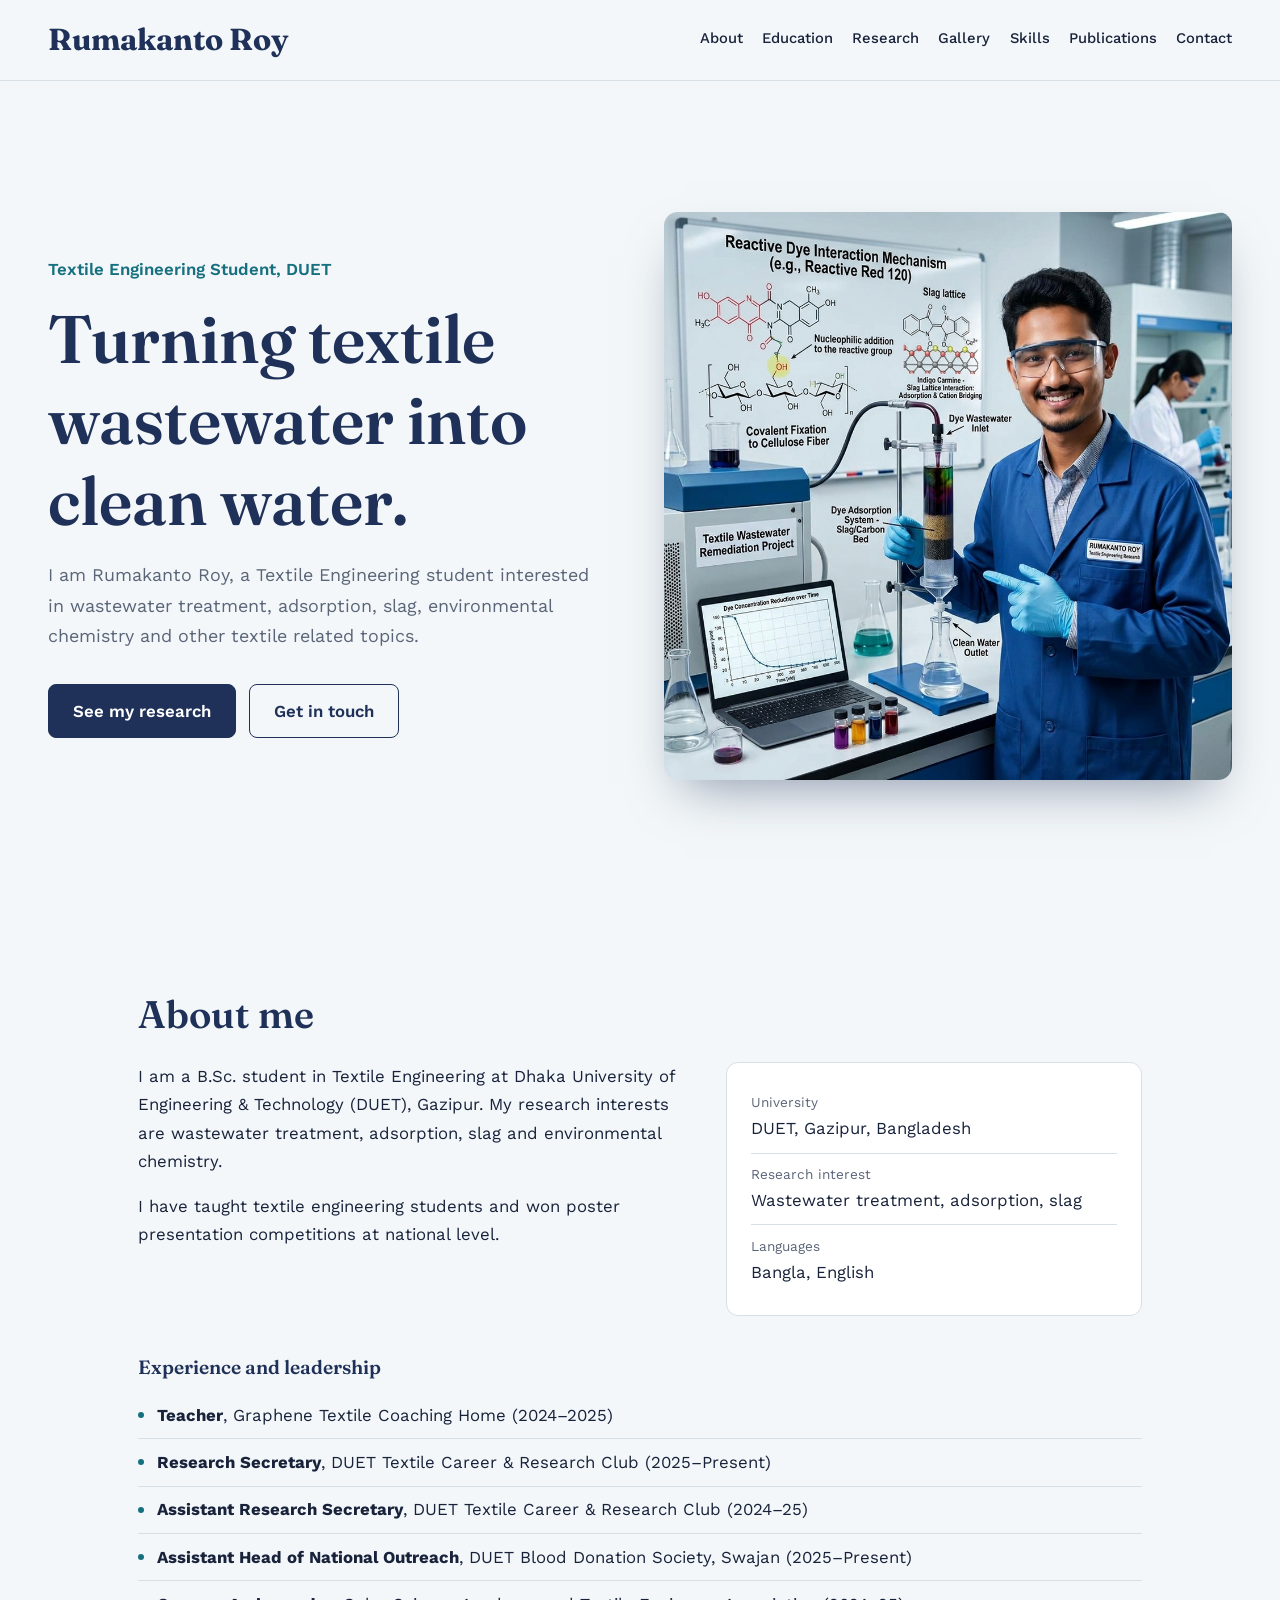
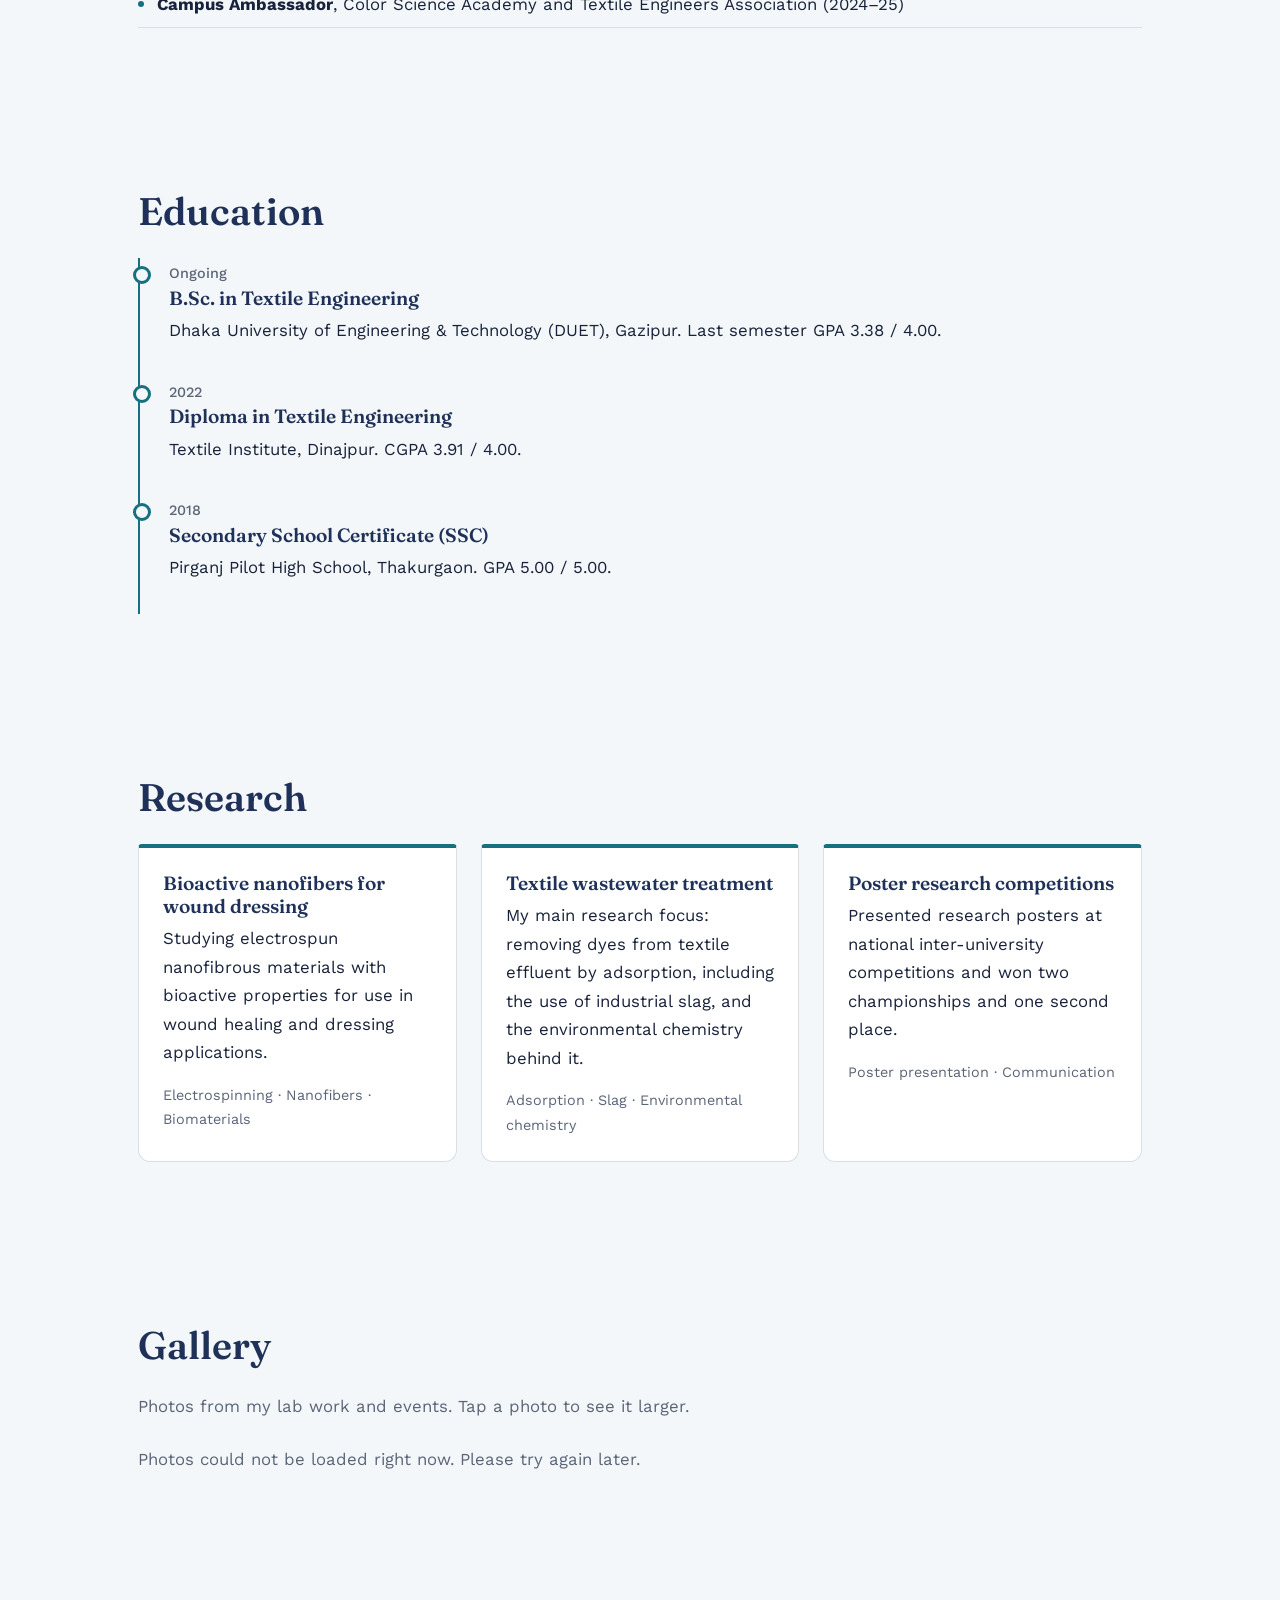
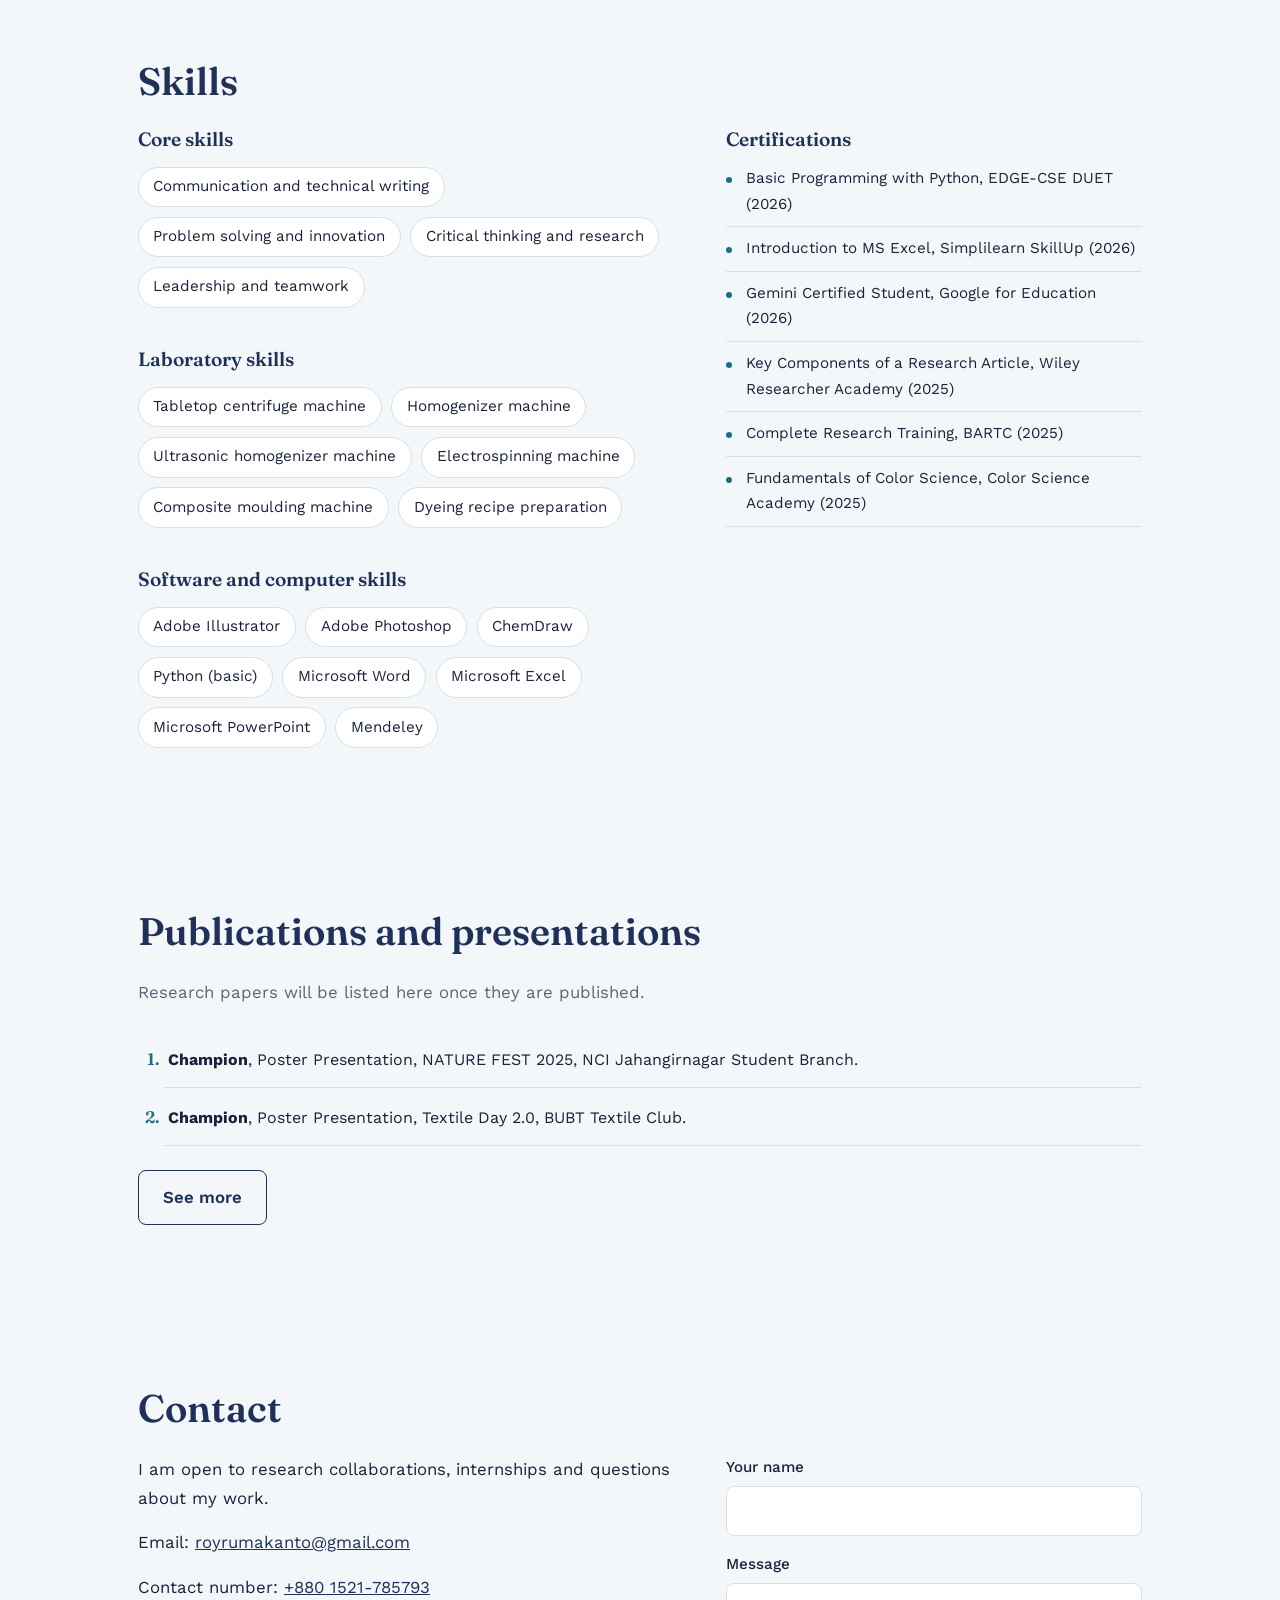
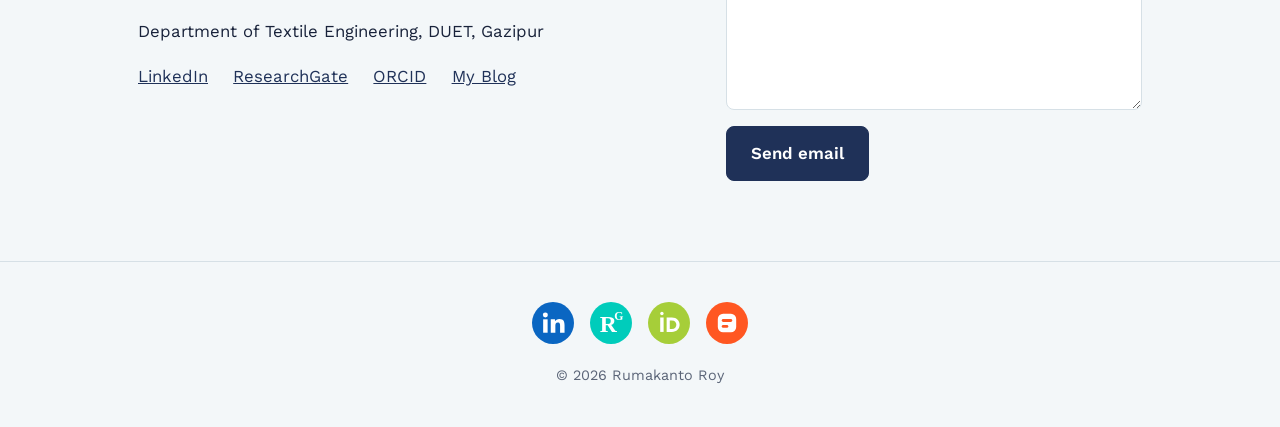
<file: index.html>
<!DOCTYPE html>
<html lang="en">
<head>
  <meta charset="UTF-8">
  <meta name="viewport" content="width=device-width, initial-scale=1">
  <title>Rumakanto Roy | Textile Engineering Student</title>
  <meta name="description" content="Portfolio of Rumakanto Roy, Textile Engineering student at DUET. Wastewater treatment, adsorption, slag and environmental chemistry.">
  <link rel="preconnect" href="https://fonts.googleapis.com">
  <link rel="preconnect" href="https://fonts.gstatic.com" crossorigin>
  <link href="https://fonts.googleapis.com/css2?family=Fraunces:opsz,wght@9..144,400;9..144,600&family=Work+Sans:wght@400;500;600&display=swap" rel="stylesheet">
  <link rel="stylesheet" href="style.css">
</head>
<body>
  <header class="nav">
    <a href="#home" class="logo">Rumakanto Roy</a>
    <button class="menu-btn" id="menuBtn" aria-label="Open menu" aria-expanded="false">Menu</button>
    <nav id="menu">
      <a href="#about">About</a>
      <a href="#education">Education</a>
      <a href="#projects">Research</a>
      <a href="#gallery">Gallery</a>
      <a href="#skills">Skills</a>
      <a href="#publications">Publications</a>
      <a href="#contact">Contact</a>
    </nav>
  </header>

  <main>
    <!-- HOME -->
    <section id="home" class="hero">
      <div class="hero-text">
        <p class="kicker">Textile Engineering Student, DUET</p>
        <h1>Turning textile wastewater into clean water.</h1>
        <p class="lead">I am Rumakanto Roy, a Textile Engineering student interested in wastewater treatment, adsorption, slag, environmental chemistry and other textile related topics.</p>
        <div class="actions">
          <a class="btn primary" href="#projects">See my research</a>
          <a class="btn" href="#contact">Get in touch</a>
        </div>
      </div>
      <!-- A normal image: the full picture always shows, on laptop and phone -->
      <img class="hero-img" src="photo.jpg" alt="Rumakanto Roy in the lab">
    </section>

    <!-- ABOUT -->
    <section id="about" class="section reveal">
      <h2>About me</h2>
      <div class="two-col">
        <div>
          <p>I am a B.Sc. student in Textile Engineering at Dhaka University of Engineering &amp; Technology (DUET), Gazipur. My research interests are wastewater treatment, adsorption, slag and environmental chemistry.</p>
          <p>I have taught textile engineering students and won poster presentation competitions at national level.</p>
        </div>
        <ul class="facts">
          <li><span>University</span> DUET, Gazipur, Bangladesh</li>
          <li><span>Research interest</span> Wastewater treatment, adsorption, slag</li>
          <li><span>Languages</span> Bangla, English</li>
        </ul>
      </div>
      <h3 class="sub">Experience and leadership</h3>
      <ul class="list">
        <li><b>Teacher</b>, Graphene Textile Coaching Home (2024–2025)</li>
        <li><b>Research Secretary</b>, DUET Textile Career &amp; Research Club (2025–Present)</li>
        <li><b>Assistant Research Secretary</b>, DUET Textile Career &amp; Research Club (2024–25)</li>
        <li><b>Assistant Head of National Outreach</b>, DUET Blood Donation Society, Swajan (2025–Present)</li>
        <li><b>Campus Ambassador</b>, Color Science Academy and Textile Engineers Association (2024–25)</li>
      </ul>
    </section>

    <!-- EDUCATION -->
    <section id="education" class="section reveal">
      <h2>Education</h2>
      <ol class="timeline">
        <li><time>Ongoing</time><h3>B.Sc. in Textile Engineering</h3><p>Dhaka University of Engineering &amp; Technology (DUET), Gazipur. Last semester GPA 3.38 / 4.00.</p></li>
        <li><time>2022</time><h3>Diploma in Textile Engineering</h3><p>Textile Institute, Dinajpur. CGPA 3.91 / 4.00.</p></li>
        <li><time>2018</time><h3>Secondary School Certificate (SSC)</h3><p>Pirganj Pilot High School, Thakurgaon. GPA 5.00 / 5.00.</p></li>
      </ol>
    </section>

    <!-- RESEARCH -->
    <section id="projects" class="section reveal">
      <h2>Research</h2>
      <div class="cards">
        <article class="card">
          <h3>Bioactive nanofibers for wound dressing</h3>
          <p>Studying electrospun nanofibrous materials with bioactive properties for use in wound healing and dressing applications.</p>
          <p class="tags">Electrospinning · Nanofibers · Biomaterials</p>
        </article>
        <article class="card">
          <h3>Textile wastewater treatment</h3>
          <p>My main research focus: removing dyes from textile effluent by adsorption, including the use of industrial slag, and the environmental chemistry behind it.</p>
          <p class="tags">Adsorption · Slag · Environmental chemistry</p>
        </article>
        <article class="card">
          <h3>Poster research competitions</h3>
          <p>Presented research posters at national inter-university competitions and won two championships and one second place.</p>
          <p class="tags">Poster presentation · Communication</p>
        </article>
      </div>
    </section>

    <!-- GALLERY -->
    <section id="gallery" class="section reveal">
      <h2>Gallery</h2>
      <p class="intro">Photos from my lab work and events. Tap a photo to see it larger.</p>
      <!-- Photos are read automatically from the "gallery" folder of the GitHub repository -->
      <div class="gallery" id="galGrid"></div>
      <button class="btn" id="galMore" type="button" aria-expanded="false" hidden>See more</button>
    </section>

    <!-- SKILLS -->
    <section id="skills" class="section reveal">
      <h2>Skills</h2>
      <div class="two-col">
        <div>
          <h3>Core skills</h3>
          <ul class="chips"><li>Communication and technical writing</li><li>Problem solving and innovation</li><li>Critical thinking and research</li><li>Leadership and teamwork</li></ul>

          <h3 class="sub">Laboratory skills</h3>
          <ul class="chips">
            <li>Tabletop centrifuge machine</li>
            <li>Homogenizer machine</li>
            <li>Ultrasonic homogenizer machine</li>
            <li>Electrospinning machine</li>
            <li>Composite moulding machine</li>
            <li>Dyeing recipe preparation</li>
          </ul>

          <h3 class="sub">Software and computer skills</h3>
          <ul class="chips">
            <li>Adobe Illustrator</li>
            <li>Adobe Photoshop</li>
            <li>ChemDraw</li>
            <li>Python (basic)</li>
            <li>Microsoft Word</li>
            <li>Microsoft Excel</li>
            <li>Microsoft PowerPoint</li>
            <li>Mendeley</li>
          </ul>
        </div>
        <div>
          <h3>Certifications</h3>
          <ul class="list small">
            <li>Basic Programming with Python, EDGE-CSE DUET (2026)</li>
            <li>Introduction to MS Excel, Simplilearn SkillUp (2026)</li>
            <li>Gemini Certified Student, Google for Education (2026)</li>
            <li>Key Components of a Research Article, Wiley Researcher Academy (2025)</li>
            <li>Complete Research Training, BARTC (2025)</li>
            <li>Fundamentals of Color Science, Color Science Academy (2025)</li>
          </ul>
        </div>
      </div>
    </section>

    <!-- PUBLICATIONS -->
    <section id="publications" class="section reveal">
      <h2>Publications and presentations</h2>
      <p class="intro">Research papers will be listed here once they are published.</p>
      <ol class="pubs" id="pubList">
        <li><p class="cite"><b>Champion</b>, Poster Presentation, NATURE FEST 2025, NCI Jahangirnagar Student Branch.</p></li>
        <li><p class="cite"><b>Champion</b>, Poster Presentation, Textile Day 2.0, BUBT Textile Club.</p></li>
        <li hidden><p class="cite"><b>2nd position</b>, Poster Presentation, IEEE BrainFest 2025, IEEE BUP Student Branch.</p></li>
      </ol>
      <button class="btn" id="moreBtn" type="button" aria-expanded="false">See more</button>
    </section>

    <!-- CONTACT -->
    <section id="contact" class="section reveal">
      <h2>Contact</h2>
      <div class="two-col">
        <div>
          <p>I am open to research collaborations, internships and questions about my work.</p>
          <p>Email: <a href="mailto:royrumakanto@gmail.com">royrumakanto@gmail.com</a></p>
          <p>Contact number: <a href="tel:+8801521785793">+880 1521-785793</a></p>
          <p>Department of Textile Engineering, DUET, Gazipur</p>
          <p class="links"><a href="https://www.linkedin.com/in/rumakanto-roy/" target="_blank" rel="noopener">LinkedIn</a> <a href="https://www.researchgate.net/profile/Rumakanto-Roy" target="_blank" rel="noopener">ResearchGate</a> <a href="https://orcid.org/0009-0003-3031-2275" target="_blank" rel="noopener">ORCID</a> <a href="https://rumakantoroy.blogspot.com/" target="_blank" rel="noopener">My Blog</a></p>
        </div>
        <form id="contactForm">
          <label>Your name <input type="text" id="cName" required></label>
          <label>Message <textarea id="cMsg" rows="4" required></textarea></label>
          <button class="btn primary" type="submit">Send email</button>
        </form>
      </div>
    </section>
  </main>

  <footer>
    <ul class="social" aria-label="Profiles">
      <li>
        <a href="https://www.linkedin.com/in/rumakanto-roy/" target="_blank" rel="noopener" aria-label="LinkedIn profile" title="LinkedIn">
          <svg viewBox="0 0 32 32" aria-hidden="true"><circle cx="16" cy="16" r="16" fill="#0A66C2"/><circle cx="10.2" cy="9.9" r="1.9" fill="#fff"/><rect x="8.5" y="13.2" width="3.4" height="10.2" fill="#fff"/><path fill="#fff" d="M14.3 13.2h3.2v1.4c.5-.9 1.7-1.7 3.4-1.7 3.3 0 3.9 2.100 3.900 4.900v5.600h-3.400v-5c0-1.200 0-2.700-1.700-2.700s-1.900 1.300-1.900 2.600v5.100h-3.500z"/></svg>
        </a>
      </li>
      <li>
        <a href="https://www.researchgate.net/profile/Rumakanto-Roy" target="_blank" rel="noopener" aria-label="ResearchGate profile" title="ResearchGate">
          <svg viewBox="0 0 32 32" aria-hidden="true"><circle cx="16" cy="16" r="16" fill="#00CCBB"/><text x="7.500" y="23" font-family="Georgia, serif" font-weight="700" font-size="18" fill="#fff">R</text><text x="18.500" y="14" font-family="Georgia, serif" font-weight="700" font-size="9" fill="#fff">G</text></svg>
        </a>
      </li>
      <li>
        <a href="https://orcid.org/0009-0003-3031-2275" target="_blank" rel="noopener" aria-label="ORCID profile" title="ORCID">
          <svg viewBox="0 0 32 32" aria-hidden="true"><circle cx="16" cy="16" r="16" fill="#A6CE39"/><circle cx="10.600" cy="8.800" r="1.300" fill="#fff"/><rect x="9.300" y="11.800" width="2.600" height="11" fill="#fff"/><path fill="#fff" fill-rule="evenodd" d="M14.200 11.800h4c3.800 0 5.900 2.700 5.900 5.500s-2.200 5.500-5.900 5.500h-4zm2.400 2.200v6.600h1.500c2.400 0 3.500-1.600 3.500-3.300S20.500 14 18.100 14z"/></svg>
        </a>
      </li>
      <li>
        <a href="https://rumakantoroy.blogspot.com/" target="_blank" rel="noopener" aria-label="My website" title="My website">
          <svg viewBox="0 0 32 32" aria-hidden="true"><circle cx="16" cy="16" r="16" fill="#FF5722"/><rect x="9" y="9" width="14" height="14" rx="4" fill="#fff"/><rect x="12" y="13" width="8" height="2.2" rx="1.1" fill="#FF5722"/><rect x="12" y="17.5" width="5" height="2.2" rx="1.1" fill="#FF5722"/></svg>
        </a>
      </li>
    </ul>
    <p>© <span id="year"></span> Rumakanto Roy</p>
  </footer>

  <dialog id="lb"><img alt=""><p id="lbCap"></p><button class="btn" id="lbClose" type="button">Close</button></dialog>
  <script src="script.js"></script>
</body>
</html>
</file>
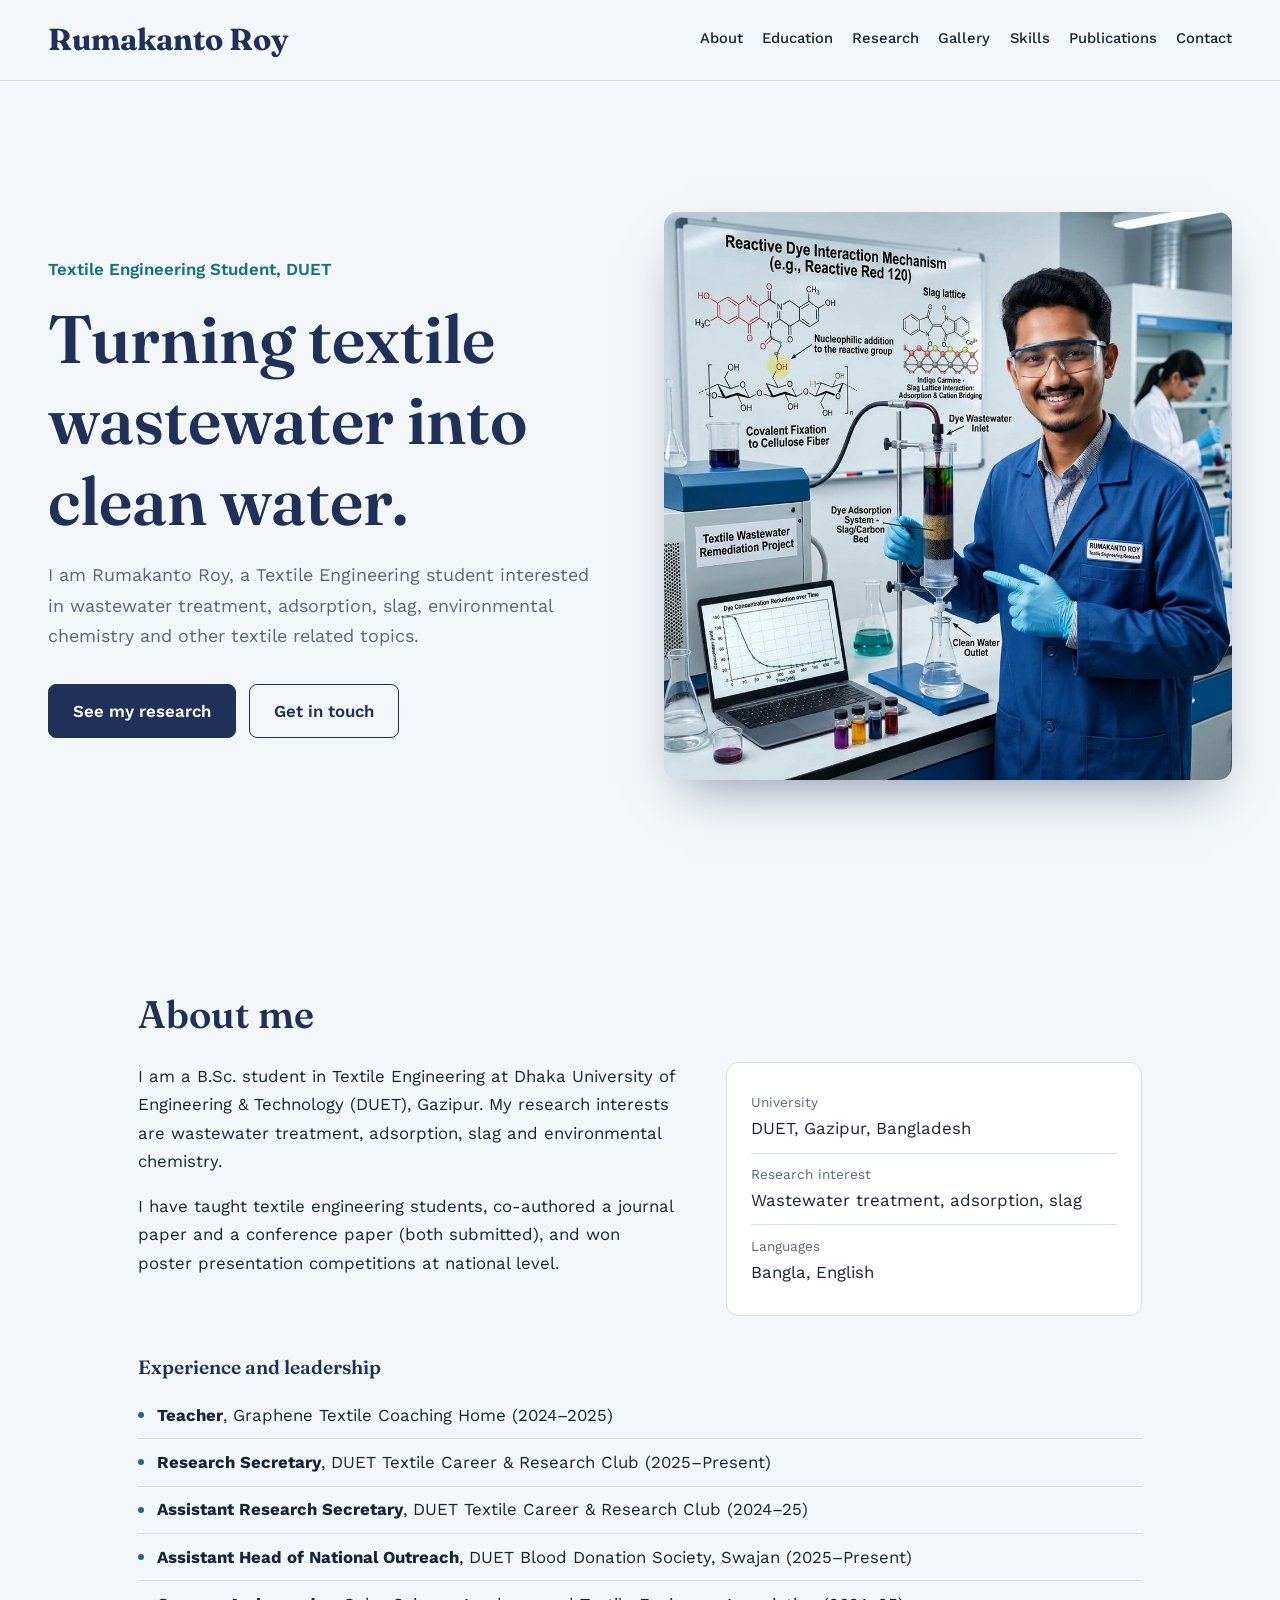
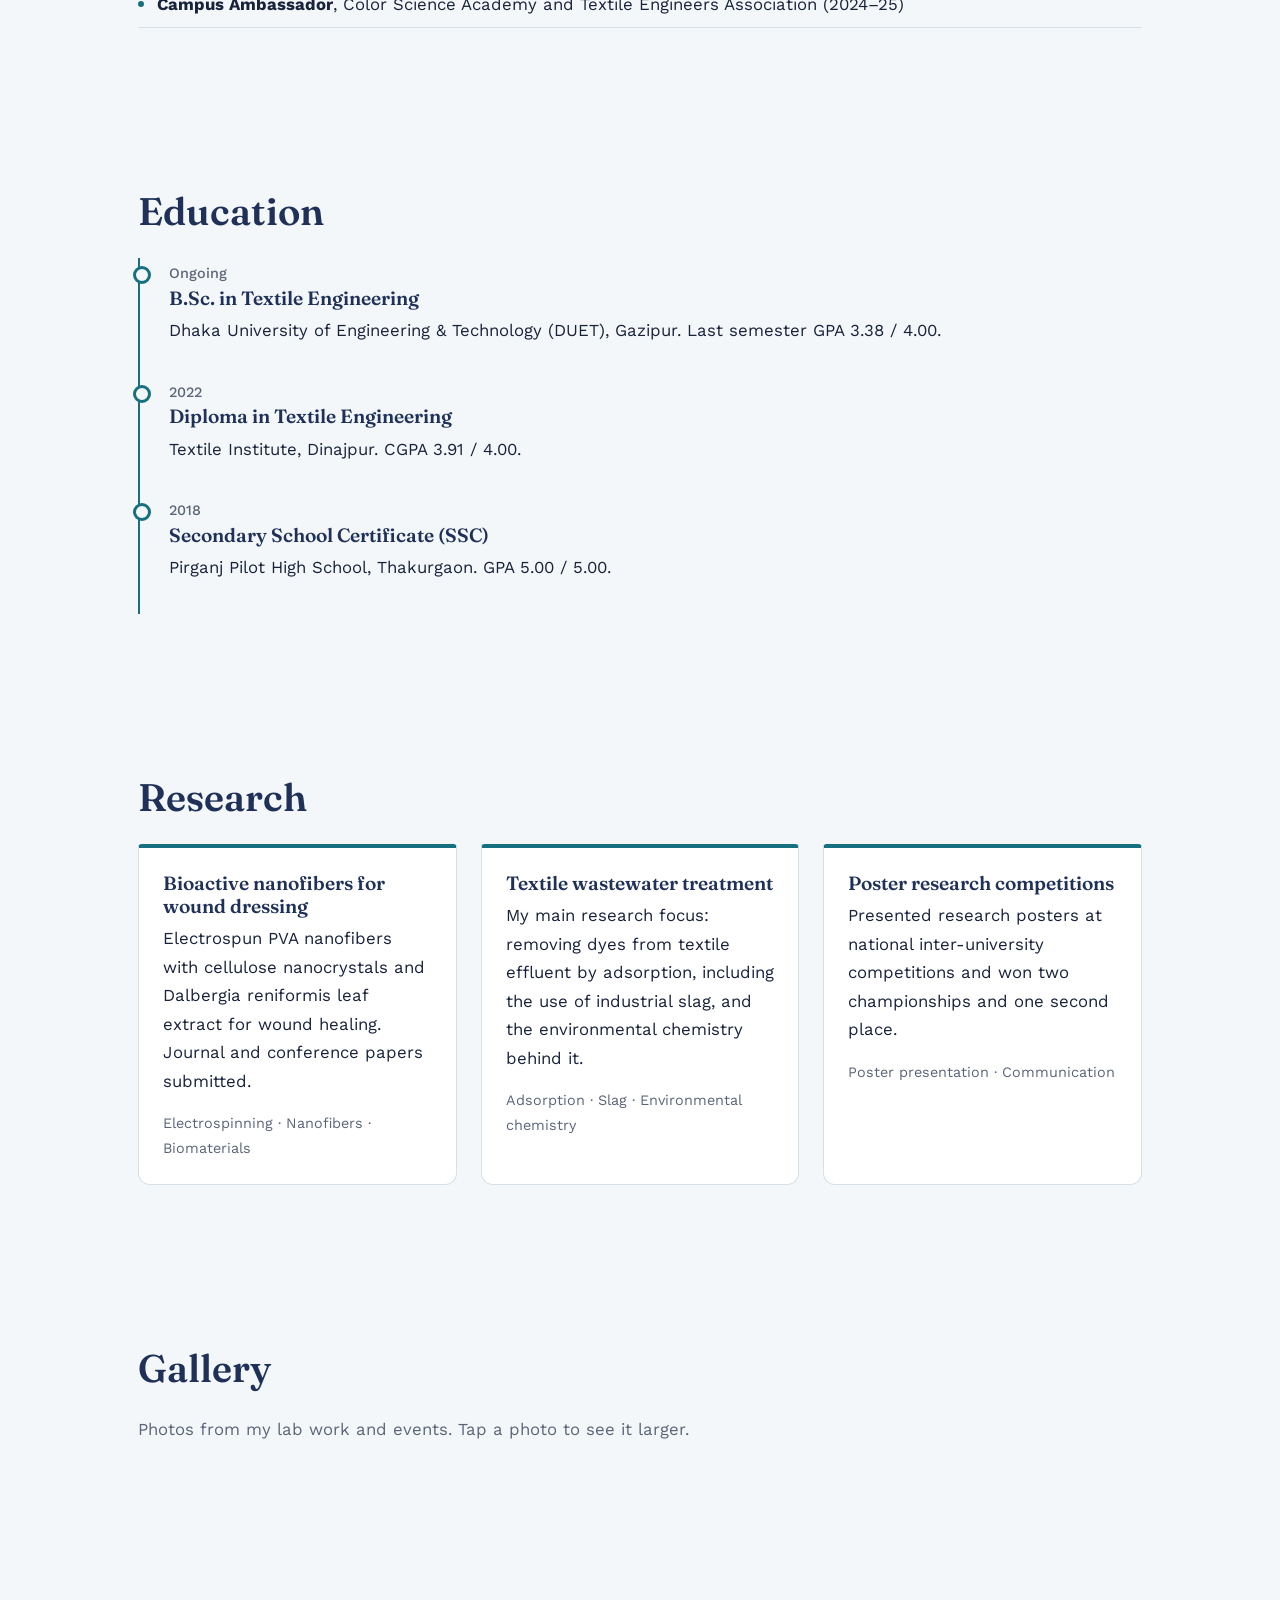
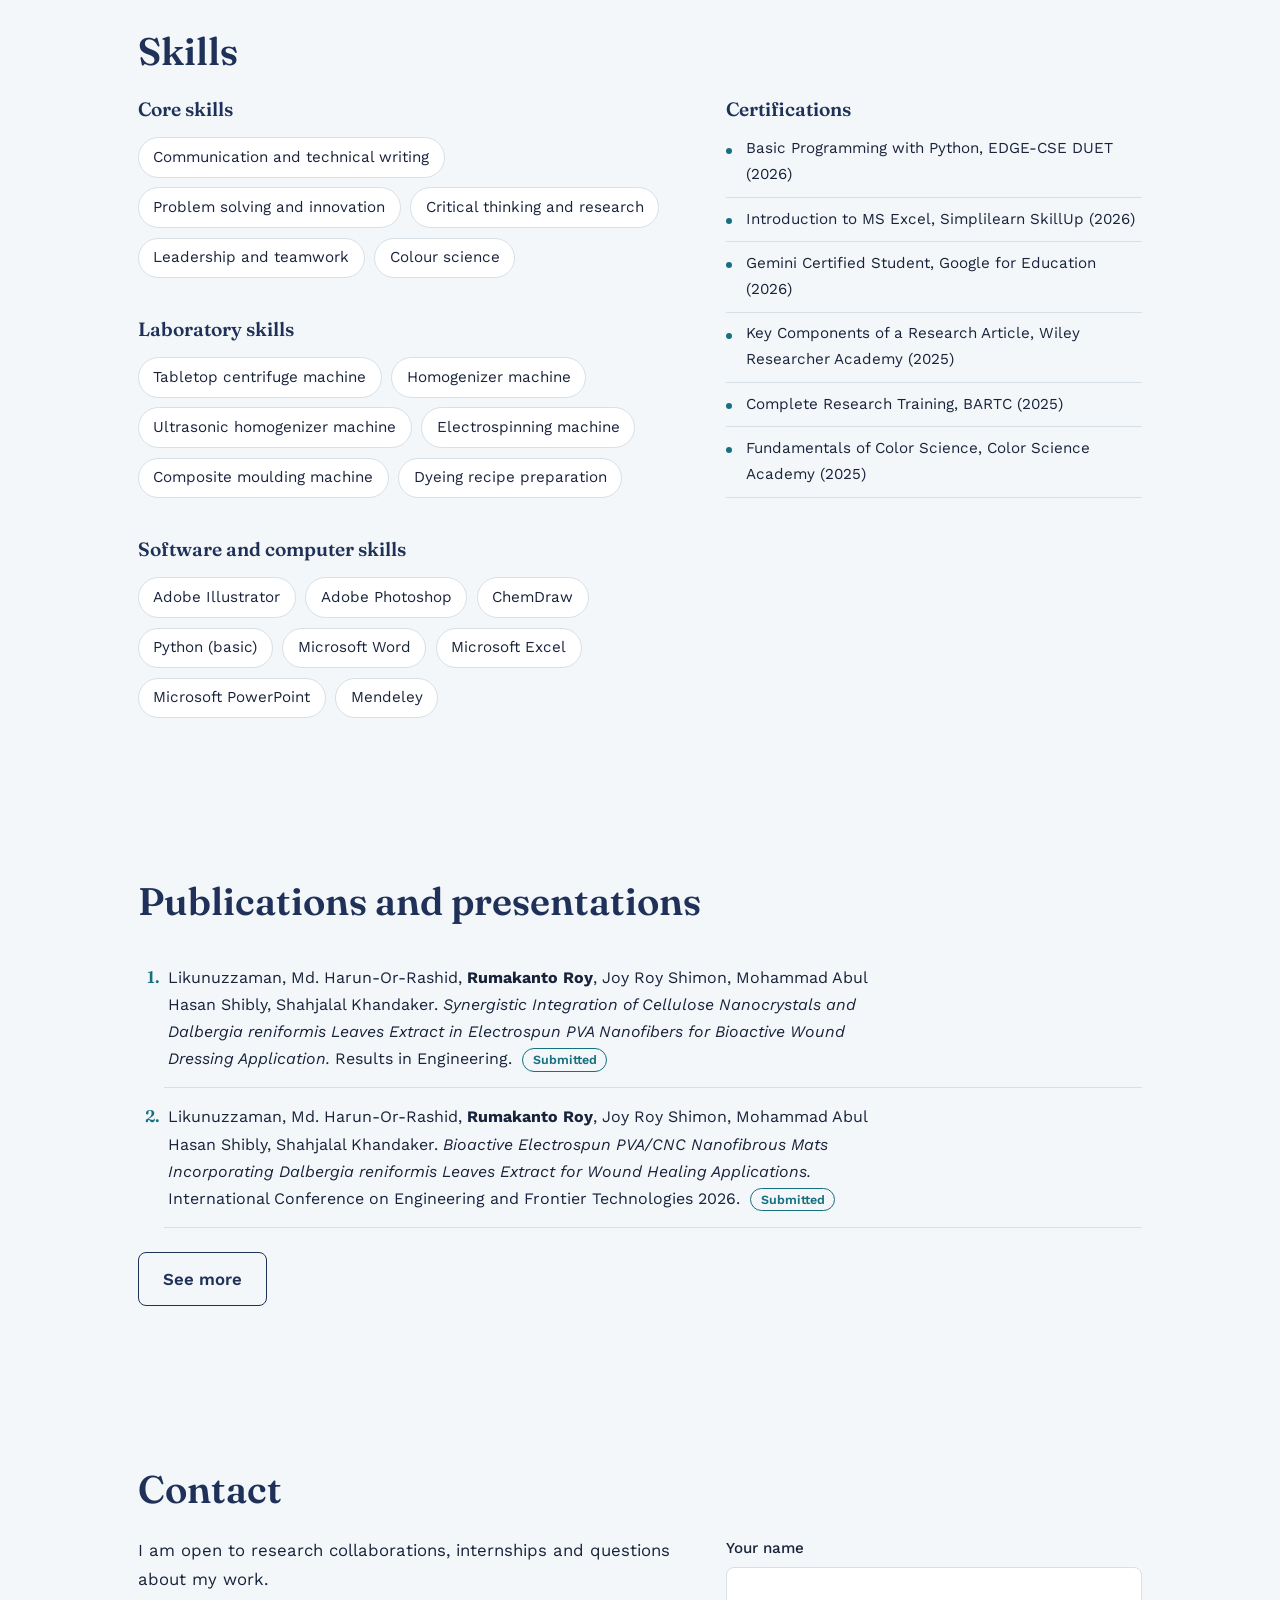
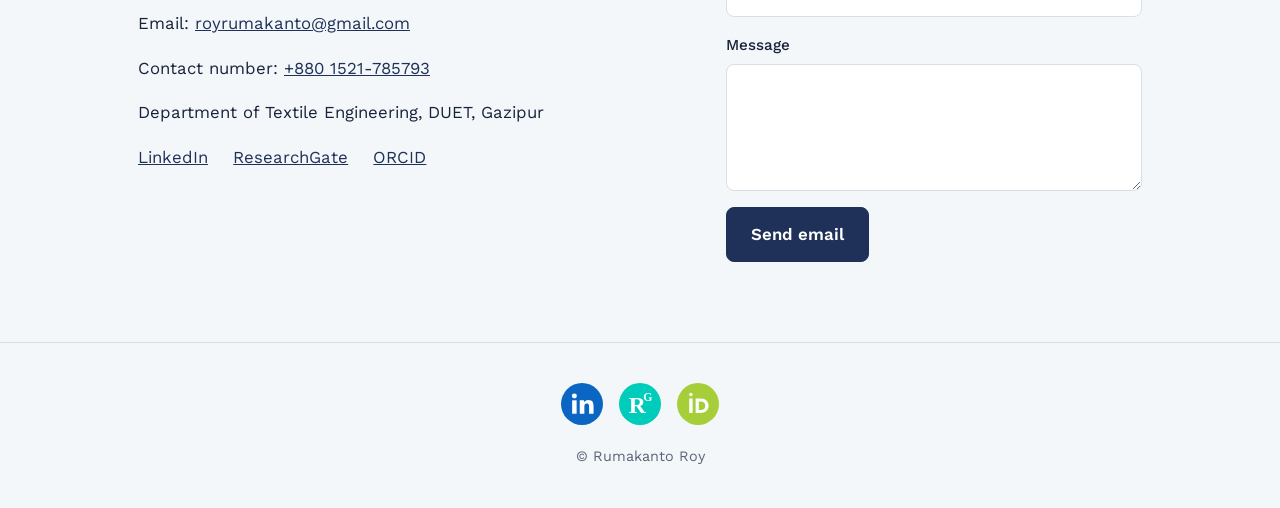
<file: 1792074920285_index.html>
<!DOCTYPE html>
<html lang="en">
<head>
  <meta charset="UTF-8">
  <meta name="viewport" content="width=device-width, initial-scale=1">
  <title>Rumakanto Roy | Textile Engineering Student</title>
  <meta name="description" content="Portfolio of Rumakanto Roy, Textile Engineering student at DUET. Wastewater treatment, adsorption, slag and environmental chemistry.">
  <link rel="preconnect" href="https://fonts.googleapis.com">
  <link rel="preconnect" href="https://fonts.gstatic.com" crossorigin>
  <link href="https://fonts.googleapis.com/css2?family=Fraunces:opsz,wght@9..144,400;9..144,600&family=Work+Sans:wght@400;500;600&display=swap" rel="stylesheet">
  <link rel="stylesheet" href="style.css">
</head>
<body>
  <header class="nav">
    <a href="#home" class="logo">Rumakanto Roy</a>
    <button class="menu-btn" id="menuBtn" aria-label="Open menu" aria-expanded="false">Menu</button>
    <nav id="menu">
      <a href="#about">About</a>
      <a href="#education">Education</a>
      <a href="#projects">Research</a>
      <a href="#gallery">Gallery</a>
      <a href="#skills">Skills</a>
      <a href="#publications">Publications</a>
      <a href="#contact">Contact</a>
    </nav>
  </header>

  <main>
    <!-- HOME -->
    <section id="home" class="hero">
      <div class="hero-text">
        <p class="kicker">Textile Engineering Student, DUET</p>
        <h1>Turning textile wastewater into clean water.</h1>
        <p class="lead">I am Rumakanto Roy, a Textile Engineering student interested in wastewater treatment, adsorption, slag, environmental chemistry and other textile related topics.</p>
        <div class="actions">
          <a class="btn primary" href="#projects">See my research</a>
          <a class="btn" href="#contact">Get in touch</a>
        </div>
      </div>
      <!-- A normal image: the full picture always shows, on laptop and phone -->
      <img class="hero-img" src="photo.jpg" alt="Rumakanto Roy in the lab">
    </section>

    <!-- ABOUT -->
    <section id="about" class="section reveal">
      <h2>About me</h2>
      <div class="two-col">
        <div>
          <p>I am a B.Sc. student in Textile Engineering at Dhaka University of Engineering &amp; Technology (DUET), Gazipur. My research interests are wastewater treatment, adsorption, slag and environmental chemistry.</p>
          <p>I have taught textile engineering students, co-authored a journal paper and a conference paper (both submitted), and won poster presentation competitions at national level.</p>
        </div>
        <ul class="facts">
          <li><span>University</span> DUET, Gazipur, Bangladesh</li>
          <li><span>Research interest</span> Wastewater treatment, adsorption, slag</li>
          <li><span>Languages</span> Bangla, English</li>
        </ul>
      </div>
      <h3 class="sub">Experience and leadership</h3>
      <ul class="list">
        <li><b>Teacher</b>, Graphene Textile Coaching Home (2024–2025)</li>
        <li><b>Research Secretary</b>, DUET Textile Career &amp; Research Club (2025–Present)</li>
        <li><b>Assistant Research Secretary</b>, DUET Textile Career &amp; Research Club (2024–25)</li>
        <li><b>Assistant Head of National Outreach</b>, DUET Blood Donation Society, Swajan (2025–Present)</li>
        <li><b>Campus Ambassador</b>, Color Science Academy and Textile Engineers Association (2024–25)</li>
      </ul>
    </section>

    <!-- EDUCATION -->
    <section id="education" class="section reveal">
      <h2>Education</h2>
      <ol class="timeline">
        <li><time>Ongoing</time><h3>B.Sc. in Textile Engineering</h3><p>Dhaka University of Engineering &amp; Technology (DUET), Gazipur. Last semester GPA 3.38 / 4.00.</p></li>
        <li><time>2022</time><h3>Diploma in Textile Engineering</h3><p>Textile Institute, Dinajpur. CGPA 3.91 / 4.00.</p></li>
        <li><time>2018</time><h3>Secondary School Certificate (SSC)</h3><p>Pirganj Pilot High School, Thakurgaon. GPA 5.00 / 5.00.</p></li>
      </ol>
    </section>

    <!-- RESEARCH -->
    <section id="projects" class="section reveal">
      <h2>Research</h2>
      <div class="cards">
        <article class="card">
          <h3>Bioactive nanofibers for wound dressing</h3>
          <p>Electrospun PVA nanofibers with cellulose nanocrystals and Dalbergia reniformis leaf extract for wound healing. Journal and conference papers submitted.</p>
          <p class="tags">Electrospinning · Nanofibers · Biomaterials</p>
        </article>
        <article class="card">
          <h3>Textile wastewater treatment</h3>
          <p>My main research focus: removing dyes from textile effluent by adsorption, including the use of industrial slag, and the environmental chemistry behind it.</p>
          <p class="tags">Adsorption · Slag · Environmental chemistry</p>
        </article>
        <article class="card">
          <h3>Poster research competitions</h3>
          <p>Presented research posters at national inter-university competitions and won two championships and one second place.</p>
          <p class="tags">Poster presentation · Communication</p>
        </article>
      </div>
    </section>

    <!-- GALLERY -->
    <section id="gallery" class="section reveal">
      <h2>Gallery</h2>
      <p class="intro">Photos from my lab work and events. Tap a photo to see it larger.</p>
      <!-- Photos are listed in script.js (the "photos" list at the top of the Gallery part) -->
      <div class="gallery" id="gallery"></div>
      <button class="btn" id="galMore" type="button" aria-expanded="false" hidden>See more</button>
    </section>

    <!-- SKILLS -->
    <section id="skills" class="section reveal">
      <h2>Skills</h2>
      <div class="two-col">
        <div>
          <h3>Core skills</h3>
          <ul class="chips"><li>Communication and technical writing</li><li>Problem solving and innovation</li><li>Critical thinking and research</li><li>Leadership and teamwork</li><li>Colour science</li></ul>

          <h3 class="sub">Laboratory skills</h3>
          <ul class="chips">
            <li>Tabletop centrifuge machine</li>
            <li>Homogenizer machine</li>
            <li>Ultrasonic homogenizer machine</li>
            <li>Electrospinning machine</li>
            <li>Composite moulding machine</li>
            <li>Dyeing recipe preparation</li>
          </ul>

          <h3 class="sub">Software and computer skills</h3>
          <ul class="chips">
            <li>Adobe Illustrator</li>
            <li>Adobe Photoshop</li>
            <li>ChemDraw</li>
            <li>Python (basic)</li>
            <li>Microsoft Word</li>
            <li>Microsoft Excel</li>
            <li>Microsoft PowerPoint</li>
            <li>Mendeley</li>
          </ul>
        </div>
        <div>
          <h3>Certifications</h3>
          <ul class="list small">
            <li>Basic Programming with Python, EDGE-CSE DUET (2026)</li>
            <li>Introduction to MS Excel, Simplilearn SkillUp (2026)</li>
            <li>Gemini Certified Student, Google for Education (2026)</li>
            <li>Key Components of a Research Article, Wiley Researcher Academy (2025)</li>
            <li>Complete Research Training, BARTC (2025)</li>
            <li>Fundamentals of Color Science, Color Science Academy (2025)</li>
          </ul>
        </div>
      </div>
    </section>

    <!-- PUBLICATIONS -->
    <section id="publications" class="section reveal">
      <h2>Publications and presentations</h2>
      <ol class="pubs" id="pubList">
        <li><p class="cite">Likunuzzaman, Md. Harun-Or-Rashid, <b>Rumakanto Roy</b>, Joy Roy Shimon, Mohammad Abul Hasan Shibly, Shahjalal Khandaker. <em>Synergistic Integration of Cellulose Nanocrystals and Dalbergia reniformis Leaves Extract in Electrospun PVA Nanofibers for Bioactive Wound Dressing Application.</em> Results in Engineering. <span class="badge">Submitted</span></p></li>
        <li><p class="cite">Likunuzzaman, Md. Harun-Or-Rashid, <b>Rumakanto Roy</b>, Joy Roy Shimon, Mohammad Abul Hasan Shibly, Shahjalal Khandaker. <em>Bioactive Electrospun PVA/CNC Nanofibrous Mats Incorporating Dalbergia reniformis Leaves Extract for Wound Healing Applications.</em> International Conference on Engineering and Frontier Technologies 2026. <span class="badge">Submitted</span></p></li>
        <li hidden><p class="cite"><b>Champion</b>, Poster Presentation, NATURE FEST 2025, NCI Jahangirnagar Student Branch.</p></li>
        <li hidden><p class="cite"><b>Champion</b>, Poster Presentation, Textile Day 2.0, BUBT Textile Club.</p></li>
        <li hidden><p class="cite"><b>2nd position</b>, Poster Presentation, IEEE BrainFest 2025, IEEE BUP Student Branch.</p></li>
        <li hidden><p class="cite">Poster Presentation, Texverse 2025 Inter-University Textile Innovation and Research Competition, BUTEX Science Club.</p></li>
      </ol>
      <button class="btn" id="moreBtn" type="button" aria-expanded="false">See more</button>
    </section>

    <!-- CONTACT -->
    <section id="contact" class="section reveal">
      <h2>Contact</h2>
      <div class="two-col">
        <div>
          <p>I am open to research collaborations, internships and questions about my work.</p>
          <p>Email: <a href="mailto:royrumakanto@gmail.com">royrumakanto@gmail.com</a></p>
          <p>Contact number: <a href="tel:+8801521785793">+880 1521-785793</a></p>
          <p>Department of Textile Engineering, DUET, Gazipur</p>
          <p class="links"><a href="https://www.linkedin.com/in/rumakanto-roy/" target="_blank" rel="noopener">LinkedIn</a> <a href="https://www.researchgate.net/profile/Rumakanto-Roy" target="_blank" rel="noopener">ResearchGate</a> <a href="https://orcid.org/0009-0003-3031-2275" target="_blank" rel="noopener">ORCID</a></p>
        </div>
        <form id="contactForm">
          <label>Your name <input type="text" id="cName" required></label>
          <label>Message <textarea id="cMsg" rows="4" required></textarea></label>
          <button class="btn primary" type="submit">Send email</button>
        </form>
      </div>
    </section>
  </main>

  <footer>
    <ul class="social" aria-label="Profiles">
      <li>
        <a href="https://www.linkedin.com/in/rumakanto-roy/" target="_blank" rel="noopener" aria-label="LinkedIn profile" title="LinkedIn">
          <svg viewBox="0 0 32 32" aria-hidden="true"><circle cx="16" cy="16" r="16" fill="#0A66C2"/><circle cx="10.2" cy="9.9" r="1.9" fill="#fff"/><rect x="8.5" y="13.2" width="3.4" height="10.2" fill="#fff"/><path fill="#fff" d="M14.3 13.2h3.2v1.4c.5-.9 1.7-1.7 3.4-1.7 3.3 0 3.9 2.100 3.900 4.900v5.600h-3.400v-5c0-1.200 0-2.700-1.700-2.700s-1.900 1.300-1.900 2.600v5.100h-3.500z"/></svg>
        </a>
      </li>
      <li>
        <a href="https://www.researchgate.net/profile/Rumakanto-Roy" target="_blank" rel="noopener" aria-label="ResearchGate profile" title="ResearchGate">
          <svg viewBox="0 0 32 32" aria-hidden="true"><circle cx="16" cy="16" r="16" fill="#00CCBB"/><text x="7.500" y="23" font-family="Georgia, serif" font-weight="700" font-size="18" fill="#fff">R</text><text x="18.500" y="14" font-family="Georgia, serif" font-weight="700" font-size="9" fill="#fff">G</text></svg>
        </a>
      </li>
      <li>
        <a href="https://orcid.org/0009-0003-3031-2275" target="_blank" rel="noopener" aria-label="ORCID profile" title="ORCID">
          <svg viewBox="0 0 32 32" aria-hidden="true"><circle cx="16" cy="16" r="16" fill="#A6CE39"/><circle cx="10.600" cy="8.800" r="1.300" fill="#fff"/><rect x="9.300" y="11.800" width="2.600" height="11" fill="#fff"/><path fill="#fff" fill-rule="evenodd" d="M14.200 11.800h4c3.800 0 5.900 2.700 5.900 5.500s-2.200 5.500-5.900 5.500h-4zm2.400 2.200v6.600h1.500c2.400 0 3.500-1.600 3.500-3.300S20.500 14 18.100 14z"/></svg>
        </a>
      </li>
    </ul>
    <p>© <span id="year"></span> Rumakanto Roy</p>
  </footer>

  <dialog id="lb"><img alt=""><p id="lbCap"></p><button class="btn" id="lbClose" type="button">Close</button></dialog>
  <script src="script.js"></script>
</body>
</html>
</file>
<file: style.css>
:root {
  --indigo: #1f3158; --ink: #18223a; --paper: #f3f7f9; --white: #fff;
  --thread: #17707f;  /* teal accent: water and chemistry */
  --muted: #5b6578; --line: #d6e0e6;
  --serif: "Fraunces", Georgia, "Times New Roman", serif;
  --sans: "Work Sans", system-ui, -apple-system, "Segoe UI", Arial, sans-serif;
}
* { box-sizing: border-box; margin: 0; padding: 0; }
html { scroll-behavior: smooth; scroll-padding-top: 72px; }
body { font-family: var(--sans); color: var(--ink); background: var(--paper); line-height: 1.7; font-size: 1.05rem; }
a { color: var(--indigo); }
:focus-visible { outline: 3px solid var(--thread); outline-offset: 3px; }
h1, h2, h3 { font-family: var(--serif); line-height: 1.2; font-weight: 600; color: var(--indigo); }
h2 { font-size: clamp(1.8rem, 4vw, 2.4rem); margin-bottom: 1.5rem; }
h3 { font-size: 1.2rem; margin-bottom: .4rem; }
p + p { margin-top: 1rem; }
.intro { color: var(--muted); margin-bottom: 1.5rem; }

.nav { position: sticky; top: 0; z-index: 10; display: flex; justify-content: space-between; align-items: center; gap: 1rem; padding: .9rem clamp(1rem, 4vw, 3rem); background: rgba(243,247,249,.93); backdrop-filter: blur(8px); border-bottom: 1px solid var(--line); }
.logo { font-family: var(--serif); font-weight: 700; font-size: 1.9rem; text-decoration: none; white-space: nowrap; }
nav { display: flex; gap: 1.2rem; }
nav a { text-decoration: none; color: var(--ink); font-size: .92rem; font-weight: 500; padding-bottom: 2px; border-bottom: 2px solid transparent; transition: border-color .25s; }
nav a:hover { border-color: var(--thread); }
.menu-btn { display: none; background: none; border: 1px solid var(--indigo); color: var(--indigo); padding: .4rem .9rem; border-radius: 6px; font: inherit; cursor: pointer; }

.hero { display: grid; grid-template-columns: 1fr 1fr; gap: 3rem; align-items: center; min-height: calc(100vh - 70px); padding: 3rem clamp(1rem, 4vw, 3rem); }
.kicker { color: var(--thread); font-weight: 600; margin-bottom: 1rem; }
.hero h1 { font-size: clamp(2.4rem, 5.5vw, 4.2rem); margin-bottom: 1.2rem; animation: rise .9s ease both; }
.lead { color: var(--muted); max-width: 34rem; font-size: 1.12rem; }
.actions { display: flex; gap: .8rem; flex-wrap: wrap; margin-top: 2rem; }
.hero-img { width: 100%; height: auto; display: block; border-radius: 14px; box-shadow: 0 24px 50px -20px rgba(31,49,88,.5); }
@keyframes rise { from { opacity: 0; transform: translateY(20px); } to { opacity: 1; transform: none; } }

.btn { display: inline-block; padding: .75rem 1.5rem; border: 1.5px solid var(--indigo); border-radius: 8px; text-decoration: none; font: inherit; font-weight: 600; cursor: pointer; background: transparent; color: var(--indigo); transition: background .25s, transform .25s; }
.btn:hover { transform: translateY(-2px); }
.btn.primary { background: var(--indigo); color: var(--white); }
.btn.primary:hover { background: #2b4378; }

.section { padding: 5rem clamp(1rem, 4vw, 3rem); max-width: 1100px; margin: 0 auto; }
.two-col { display: grid; grid-template-columns: 1.3fr 1fr; gap: 3rem; align-items: start; }
.sub { margin: 2.5rem 0 .8rem; }
.facts { list-style: none; background: var(--white); border: 1px solid var(--line); border-radius: 12px; padding: 1.2rem 1.5rem; }
.facts li { padding: .6rem 0; border-bottom: 1px solid var(--line); }
.facts li:last-child { border: 0; }
.facts span { display: block; font-size: .85rem; color: var(--muted); }
.list { list-style: none; }
.list li { padding: .55rem 0 .55rem 1.2rem; border-bottom: 1px solid var(--line); position: relative; }
.list li::before { content: ""; position: absolute; left: 0; top: 1.25rem; width: 6px; height: 6px; border-radius: 50%; background: var(--thread); }
.list.small li { font-size: .95rem; }

.timeline { list-style: none; border-left: 2px solid var(--thread); padding-left: 1.8rem; }
.timeline li { position: relative; padding-bottom: 2rem; }
.timeline li::before { content: ""; position: absolute; left: calc(-1.8rem - 7px); top: .5rem; width: 12px; height: 12px; border-radius: 50%; background: var(--paper); border: 3px solid var(--thread); }
.timeline time { font-size: .9rem; color: var(--muted); font-weight: 500; }

.cards { display: grid; grid-template-columns: repeat(auto-fit, minmax(250px, 1fr)); gap: 1.5rem; }
.card { background: var(--white); border: 1px solid var(--line); border-top: 4px solid var(--thread); border-radius: 4px 4px 12px 12px; padding: 1.5rem; transition: transform .3s, box-shadow .3s; }
.card:hover { transform: translateY(-4px); box-shadow: 0 14px 30px -18px rgba(31,49,88,.5); }
.tags { color: var(--muted); font-size: .9rem; margin-top: 1rem; }

.gallery { display: grid; grid-template-columns: repeat(auto-fill, minmax(280px, 1fr)); gap: 1.6rem 1.4rem; align-items: start; }
.cap-date { display: block; color: var(--indigo); font-size: .88rem; }
.cap-text { display: block; white-space: pre-line; margin-top: .2rem; }
#lbCap { white-space: pre-line; }
.gallery figure { cursor: pointer; }
.num { position: absolute; top: .6rem; left: .6rem; min-width: 1.9rem; height: 1.9rem; padding: 0 .4rem; display: grid; place-items: center; border-radius: 999px; background: rgba(31,49,88,.85); color: var(--white); font-size: .85rem; font-weight: 600; }
#galMore { margin-top: 1.8rem; }
[hidden] { display: none !important; }
.ph { position: relative; aspect-ratio: 4 / 3; border-radius: 10px; overflow: hidden; background: linear-gradient(135deg, #cfe3e8, #e8f1f4); }
.ph img { width: 100%; height: 100%; object-fit: cover; display: block; transition: transform .4s; }
.gallery figure:hover img { transform: scale(1.04); }
figcaption { font-size: .92rem; color: var(--muted); margin-top: .5rem; }
dialog { margin: auto; border: 0; border-radius: 12px; padding: 1rem; max-width: min(92vw, 900px); background: var(--white); }
dialog::backdrop { background: rgba(10,20,35,.75); }
dialog img { display: block; max-width: 100%; max-height: 75vh; margin: 0 auto; border-radius: 8px; }
dialog p { margin: .8rem 0; }

.chips { list-style: none; display: flex; flex-wrap: wrap; gap: .6rem; margin-top: 1rem; }
.chips li { background: var(--white); border: 1px solid var(--line); padding: .4rem .9rem; border-radius: 999px; font-size: .95rem; }

.pubs { padding-left: 1.6rem; margin-bottom: 1.5rem; }
.pubs li { padding: .9rem 0 .9rem .3rem; border-bottom: 1px solid var(--line); }
.pubs li::marker { font-family: var(--serif); font-weight: 600; color: var(--thread); }
.cite { max-width: 46rem; font-size: 1rem; }
.badge { display: inline-block; font-size: .78rem; font-weight: 600; color: var(--thread); border: 1px solid var(--thread); border-radius: 999px; padding: 0 .6rem; margin-left: .3rem; }

.links a { margin-right: 1.2rem; }
form { display: grid; gap: 1rem; }
form label { display: grid; gap: .3rem; font-weight: 500; font-size: .95rem; }
input, textarea { font: inherit; padding: .7rem .9rem; border: 1px solid var(--line); border-radius: 8px; background: var(--white); }
form .btn { justify-self: start; }
.social { list-style: none; display: flex; justify-content: center; gap: 1rem; margin-bottom: 1.2rem; }
.social a { display: block; width: 42px; height: 42px; border-radius: 50%; transition: transform .25s, box-shadow .25s; }
.social a:hover { transform: translateY(-3px); box-shadow: 0 10px 18px -8px rgba(31,49,88,.55); }
.social svg { display: block; width: 100%; height: 100%; }
footer { text-align: center; padding: 2.5rem 1rem; color: var(--muted); font-size: .9rem; border-top: 1px solid var(--line); }

.js .reveal { opacity: 0; transform: translateY(24px); transition: opacity .8s ease, transform .8s ease; }
.js .reveal.show { opacity: 1; transform: none; }

@media (max-width: 900px) { nav { gap: .8rem; } nav a { font-size: .85rem; } .logo { font-size: 1.6rem; } }
@media (max-width: 800px) {
  .menu-btn { display: block; }
  .nav { padding: .7rem 1rem; }
  .logo { font-size: 1.3rem; }
  nav { position: absolute; top: 100%; left: 0; right: 0; flex-direction: column; gap: 0; background: var(--paper); border-bottom: 1px solid var(--line); max-height: 0; overflow: hidden; transition: max-height .35s ease; }
  nav.open { max-height: 420px; }
  nav a { padding: .9rem 1rem; border: 0; font-size: 1rem; }
  .hero { grid-template-columns: 1fr; min-height: auto; padding-top: 1.5rem; gap: 1.5rem; }
  .hero-img { order: -1; }
  .hero h1 { font-size: 2.2rem; }
  .lead { font-size: 1rem; }
  .two-col { grid-template-columns: 1fr; gap: 2rem; }
  .section { padding: 3.5rem 1rem; }
}
@media (prefers-reduced-motion: reduce) {
  * { animation: none !important; transition: none !important; scroll-behavior: auto !important; }
  .js .reveal { opacity: 1; transform: none; }
}
</file>
